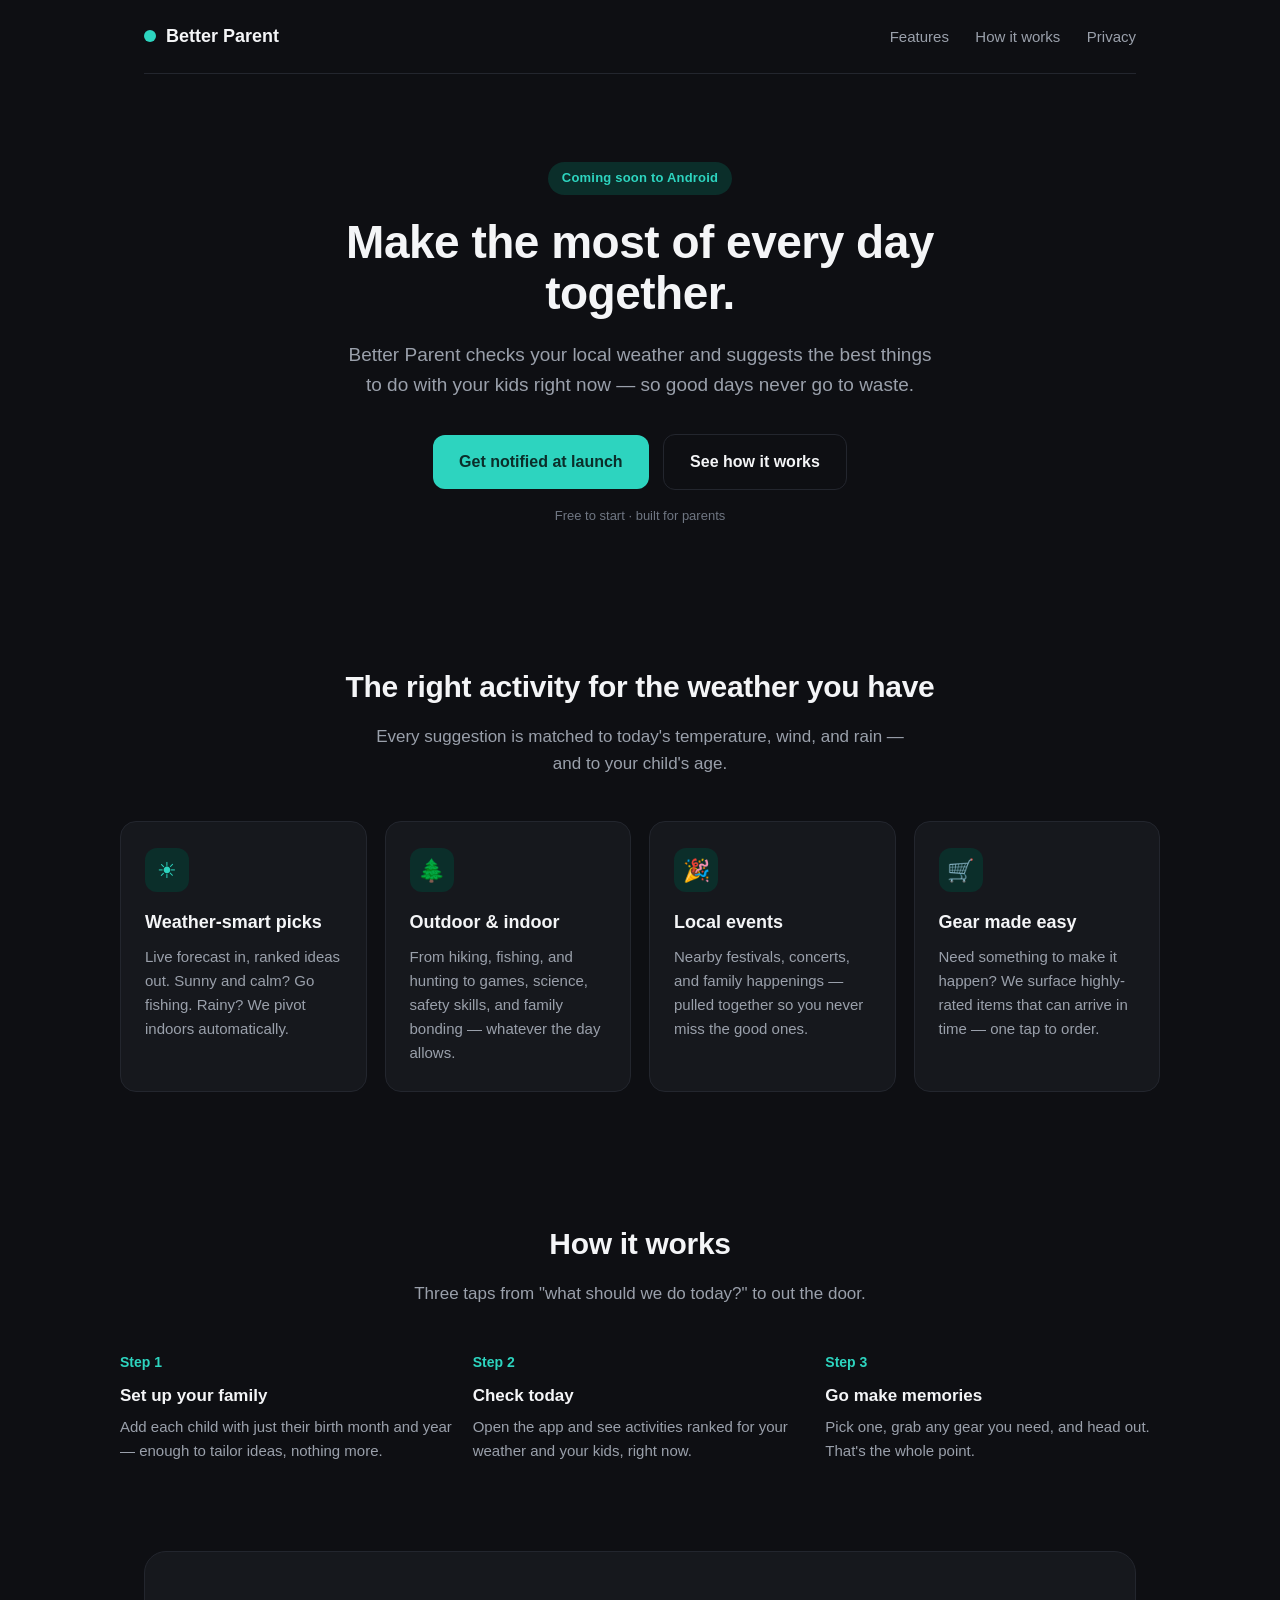
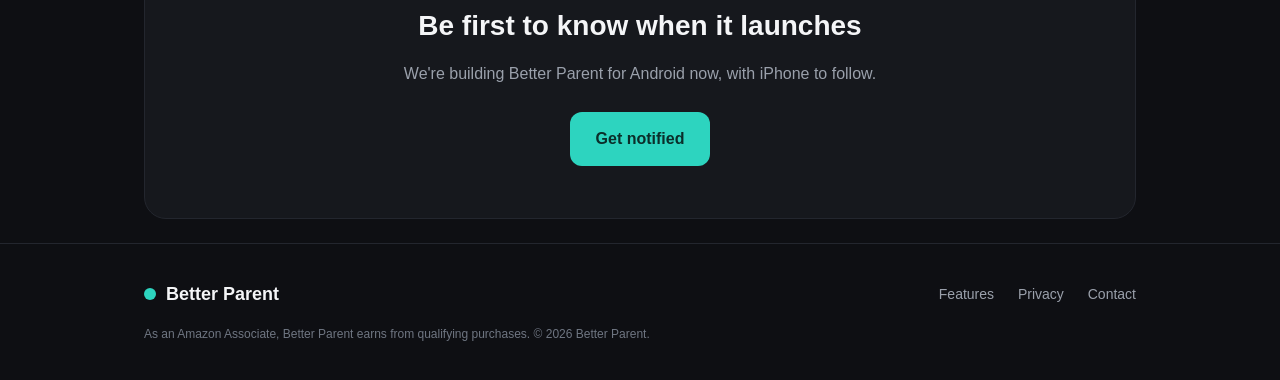
<file: index.html>
<!DOCTYPE html>
<html lang="en">
<head>
  <meta charset="UTF-8" />
  <meta name="viewport" content="width=device-width, initial-scale=1.0" />
  <title>Better Parent — weather-smart family activities</title>
  <meta name="description" content="Better Parent reads your local weather and suggests the best activities for you and your kids — outdoor adventures, indoor fun, and local events — so you can turn time into memories." />
  <link rel="stylesheet" href="styles.css" />
</head>
<body>
  <div class="wrap">
    <nav>
      <div class="brand"><span class="dot"></span> Better Parent</div>
      <div class="links">
        <a href="#features">Features</a>
        <a href="#how">How it works</a>
        <a href="privacy.html">Privacy</a>
      </div>
    </nav>
  </div>

  <header class="hero wrap">
    <span class="eyebrow">Coming soon to Android</span>
    <h1>Make the most of every day together.</h1>
    <p>Better Parent checks your local weather and suggests the best things to do with your kids right now — so good days never go to waste.</p>
    <a class="btn" href="mailto:sethturnbo@gmail.com?subject=Notify%20me%20about%20Better%20Parent">Get notified at launch</a>
    <a class="btn ghost" href="#how">See how it works</a>
    <span class="note">Free to start · built for parents</span>
  </header>

  <section class="section wrap" id="features">
    <h2>The right activity for the weather you have</h2>
    <p class="sub">Every suggestion is matched to today's temperature, wind, and rain — and to your child's age.</p>
    <div class="grid">
      <div class="card">
        <div class="ic">&#9728;</div>
        <h3>Weather-smart picks</h3>
        <p>Live forecast in, ranked ideas out. Sunny and calm? Go fishing. Rainy? We pivot indoors automatically.</p>
      </div>
      <div class="card">
        <div class="ic">&#127794;</div>
        <h3>Outdoor &amp; indoor</h3>
        <p>From hiking, fishing, and hunting to games, science, safety skills, and family bonding — whatever the day allows.</p>
      </div>
      <div class="card">
        <div class="ic">&#127881;</div>
        <h3>Local events</h3>
        <p>Nearby festivals, concerts, and family happenings — pulled together so you never miss the good ones.</p>
      </div>
      <div class="card">
        <div class="ic">&#128722;</div>
        <h3>Gear made easy</h3>
        <p>Need something to make it happen? We surface highly-rated items that can arrive in time — one tap to order.</p>
      </div>
    </div>
  </section>

  <section class="section wrap" id="how">
    <h2>How it works</h2>
    <p class="sub">Three taps from "what should we do today?" to out the door.</p>
    <div class="steps">
      <div class="step">
        <div class="num">Step 1</div>
        <h3>Set up your family</h3>
        <p>Add each child with just their birth month and year — enough to tailor ideas, nothing more.</p>
      </div>
      <div class="step">
        <div class="num">Step 2</div>
        <h3>Check today</h3>
        <p>Open the app and see activities ranked for your weather and your kids, right now.</p>
      </div>
      <div class="step">
        <div class="num">Step 3</div>
        <h3>Go make memories</h3>
        <p>Pick one, grab any gear you need, and head out. That's the whole point.</p>
      </div>
    </div>
  </section>

  <div class="wrap">
    <div class="band">
      <h2>Be first to know when it launches</h2>
      <p>We're building Better Parent for Android now, with iPhone to follow.</p>
      <a class="btn" href="mailto:sethturnbo@gmail.com?subject=Notify%20me%20about%20Better%20Parent">Get notified</a>
    </div>
  </div>

  <footer>
    <div class="wrap">
      <div class="row">
        <div class="brand"><span class="dot"></span> Better Parent</div>
        <div>
          <a href="#features">Features</a>
          <a href="privacy.html">Privacy</a>
          <a href="mailto:sethturnbo@gmail.com">Contact</a>
        </div>
      </div>
      <p class="disc">As an Amazon Associate, Better Parent earns from qualifying purchases. &copy; 2026 Better Parent.</p>
    </div>
  </footer>
</body>
</html>
</file>
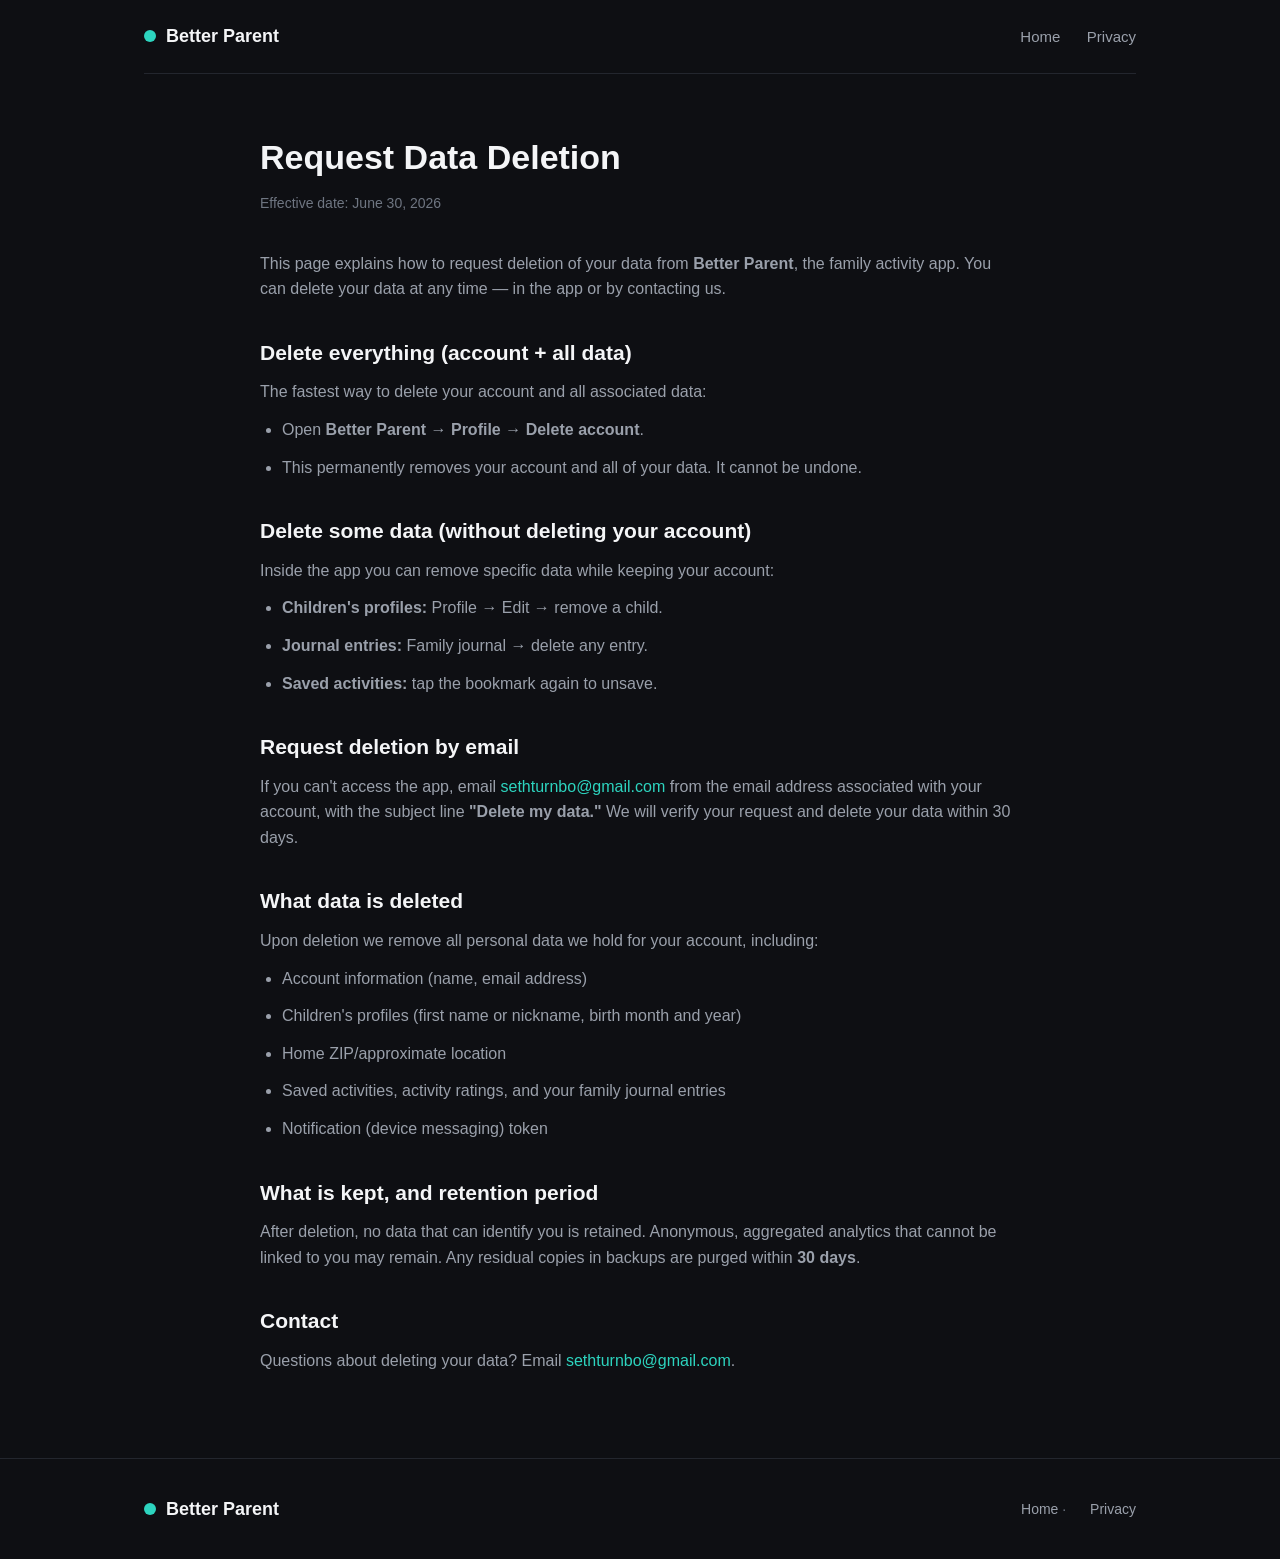
<file: delete-data.html>
<!DOCTYPE html>
<html lang="en">
<head>
  <meta charset="UTF-8" />
  <meta name="viewport" content="width=device-width, initial-scale=1.0" />
  <title>Request Data Deletion — Better Parent</title>
  <meta name="description" content="How to request deletion of your Better Parent account and data." />
  <link rel="stylesheet" href="styles.css" />
</head>
<body>
  <div class="wrap">
    <nav>
      <div class="brand"><a href="index.html" style="color:inherit;display:flex;align-items:center;gap:10px;text-decoration:none;"><span class="dot"></span> Better Parent</a></div>
      <div class="links"><a href="index.html">Home</a> <a href="privacy.html">Privacy</a></div>
    </nav>
  </div>

  <main class="wrap legal">
    <h1>Request Data Deletion</h1>
    <p class="eff">Effective date: June 30, 2026</p>

    <p>This page explains how to request deletion of your data from <strong>Better Parent</strong>, the family activity app. You can delete your data at any time — in the app or by contacting us.</p>

    <h2>Delete everything (account + all data)</h2>
    <p>The fastest way to delete your account and all associated data:</p>
    <ul>
      <li>Open <strong>Better Parent</strong> → <strong>Profile</strong> → <strong>Delete account</strong>.</li>
      <li>This permanently removes your account and all of your data. It cannot be undone.</li>
    </ul>

    <h2>Delete some data (without deleting your account)</h2>
    <p>Inside the app you can remove specific data while keeping your account:</p>
    <ul>
      <li><strong>Children's profiles:</strong> Profile → Edit → remove a child.</li>
      <li><strong>Journal entries:</strong> Family journal → delete any entry.</li>
      <li><strong>Saved activities:</strong> tap the bookmark again to unsave.</li>
    </ul>

    <h2>Request deletion by email</h2>
    <p>If you can't access the app, email <a href="mailto:sethturnbo@gmail.com">sethturnbo@gmail.com</a> from the email address associated with your account, with the subject line <strong>"Delete my data."</strong> We will verify your request and delete your data within 30 days.</p>

    <h2>What data is deleted</h2>
    <p>Upon deletion we remove all personal data we hold for your account, including:</p>
    <ul>
      <li>Account information (name, email address)</li>
      <li>Children's profiles (first name or nickname, birth month and year)</li>
      <li>Home ZIP/approximate location</li>
      <li>Saved activities, activity ratings, and your family journal entries</li>
      <li>Notification (device messaging) token</li>
    </ul>

    <h2>What is kept, and retention period</h2>
    <p>After deletion, no data that can identify you is retained. Anonymous, aggregated analytics that cannot be linked to you may remain. Any residual copies in backups are purged within <strong>30 days</strong>.</p>

    <h2>Contact</h2>
    <p>Questions about deleting your data? Email <a href="mailto:sethturnbo@gmail.com">sethturnbo@gmail.com</a>.</p>
  </main>

  <footer>
    <div class="wrap">
      <div class="row">
        <div class="brand"><span class="dot"></span> Better Parent</div>
        <div><a href="index.html">Home</a> · <a href="privacy.html">Privacy</a></div>
      </div>
    </div>
  </footer>
</body>
</html>
</file>
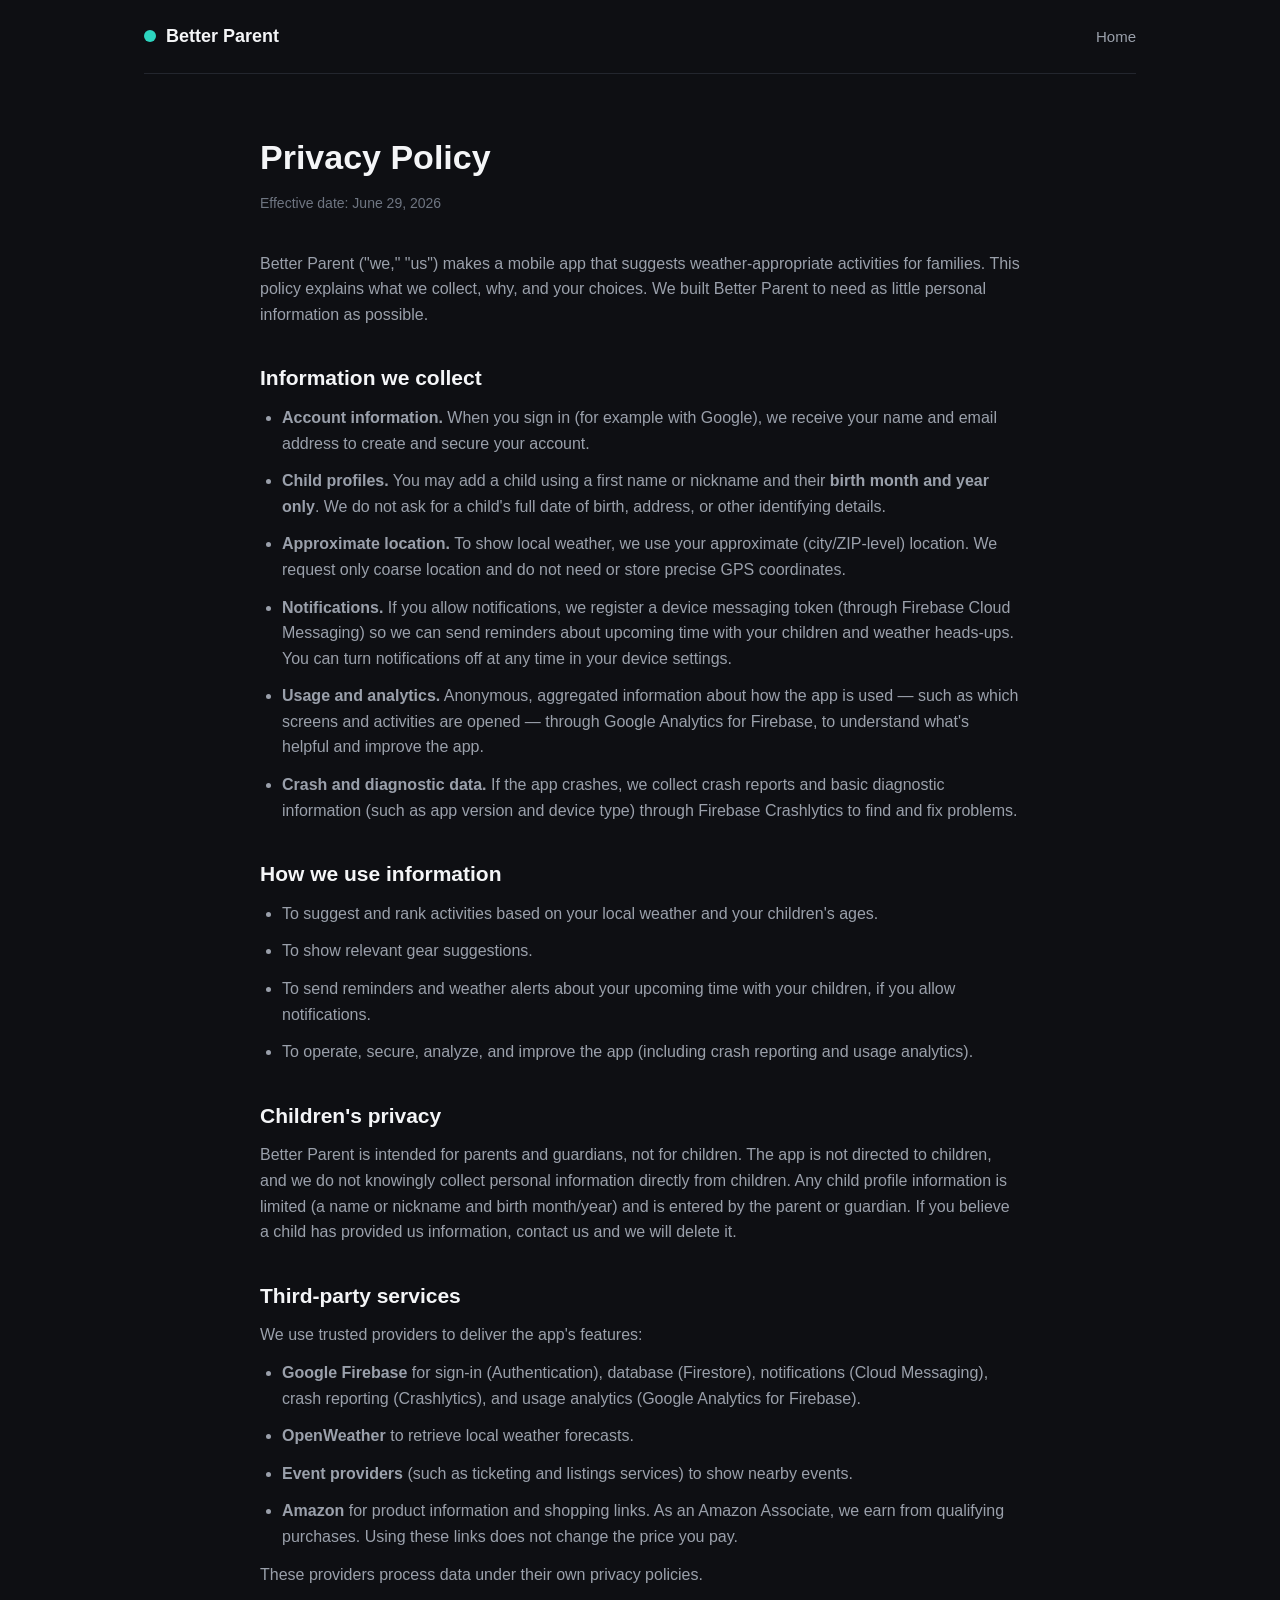
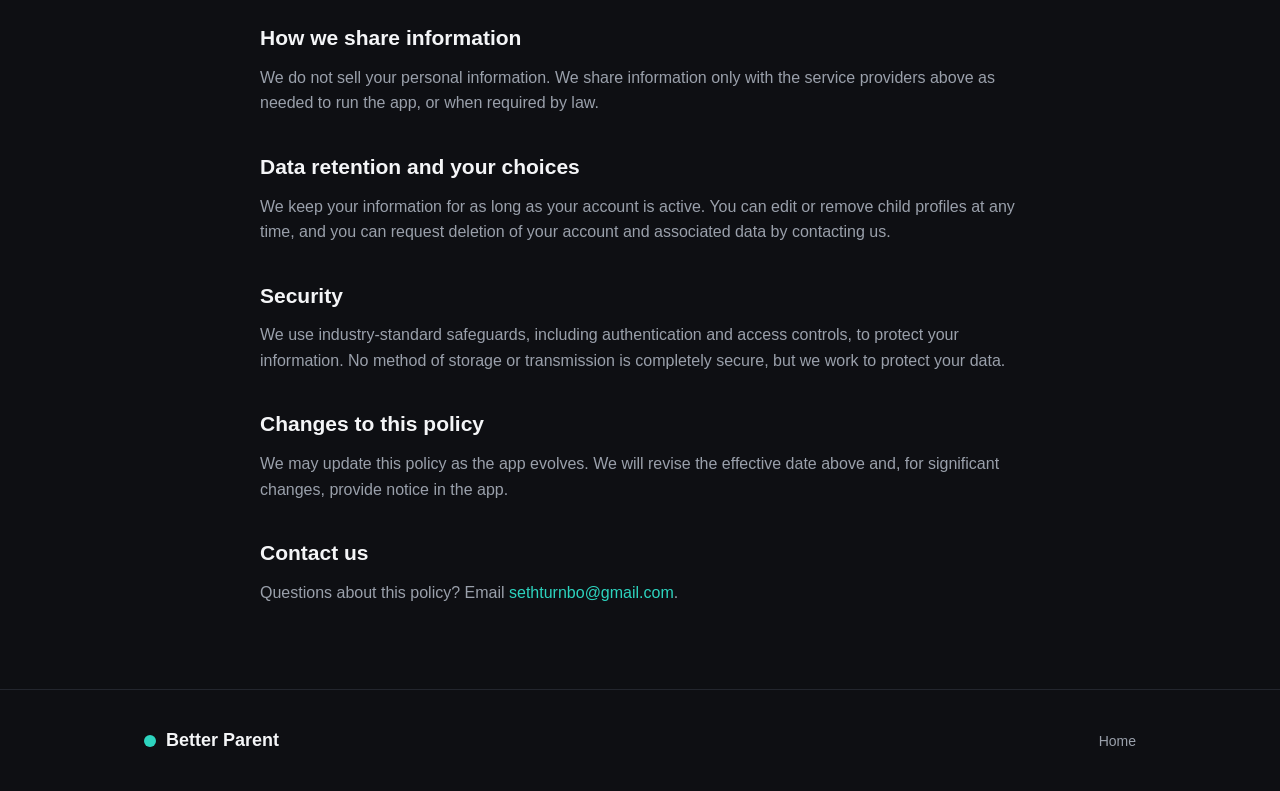
<file: privacy.html>
<!DOCTYPE html>
<html lang="en">
<head>
  <meta charset="UTF-8" />
  <meta name="viewport" content="width=device-width, initial-scale=1.0" />
  <title>Privacy Policy — Better Parent</title>
  <meta name="description" content="How Better Parent collects, uses, and protects your information." />
  <link rel="stylesheet" href="styles.css" />
</head>
<body>
  <div class="wrap">
    <nav>
      <div class="brand"><a href="index.html" style="color:inherit;display:flex;align-items:center;gap:10px;text-decoration:none;"><span class="dot"></span> Better Parent</a></div>
      <div class="links"><a href="index.html">Home</a></div>
    </nav>
  </div>

  <main class="wrap legal">
    <h1>Privacy Policy</h1>
    <p class="eff">Effective date: June 29, 2026</p>

    <p>Better Parent ("we," "us") makes a mobile app that suggests weather-appropriate activities for families. This policy explains what we collect, why, and your choices. We built Better Parent to need as little personal information as possible.</p>

    <h2>Information we collect</h2>
    <ul>
      <li><strong>Account information.</strong> When you sign in (for example with Google), we receive your name and email address to create and secure your account.</li>
      <li><strong>Child profiles.</strong> You may add a child using a first name or nickname and their <strong>birth month and year only</strong>. We do not ask for a child's full date of birth, address, or other identifying details.</li>
      <li><strong>Approximate location.</strong> To show local weather, we use your approximate (city/ZIP-level) location. We request only coarse location and do not need or store precise GPS coordinates.</li>
      <li><strong>Notifications.</strong> If you allow notifications, we register a device messaging token (through Firebase Cloud Messaging) so we can send reminders about upcoming time with your children and weather heads-ups. You can turn notifications off at any time in your device settings.</li>
      <li><strong>Usage and analytics.</strong> Anonymous, aggregated information about how the app is used — such as which screens and activities are opened — through Google Analytics for Firebase, to understand what's helpful and improve the app.</li>
      <li><strong>Crash and diagnostic data.</strong> If the app crashes, we collect crash reports and basic diagnostic information (such as app version and device type) through Firebase Crashlytics to find and fix problems.</li>
    </ul>

    <h2>How we use information</h2>
    <ul>
      <li>To suggest and rank activities based on your local weather and your children's ages.</li>
      <li>To show relevant gear suggestions.</li>
      <li>To send reminders and weather alerts about your upcoming time with your children, if you allow notifications.</li>
      <li>To operate, secure, analyze, and improve the app (including crash reporting and usage analytics).</li>
    </ul>

    <h2>Children's privacy</h2>
    <p>Better Parent is intended for parents and guardians, not for children. The app is not directed to children, and we do not knowingly collect personal information directly from children. Any child profile information is limited (a name or nickname and birth month/year) and is entered by the parent or guardian. If you believe a child has provided us information, contact us and we will delete it.</p>

    <h2>Third-party services</h2>
    <p>We use trusted providers to deliver the app's features:</p>
    <ul>
      <li><strong>Google Firebase</strong> for sign-in (Authentication), database (Firestore), notifications (Cloud Messaging), crash reporting (Crashlytics), and usage analytics (Google Analytics for Firebase).</li>
      <li><strong>OpenWeather</strong> to retrieve local weather forecasts.</li>
      <li><strong>Event providers</strong> (such as ticketing and listings services) to show nearby events.</li>
      <li><strong>Amazon</strong> for product information and shopping links. As an Amazon Associate, we earn from qualifying purchases. Using these links does not change the price you pay.</li>
    </ul>
    <p>These providers process data under their own privacy policies.</p>

    <h2>How we share information</h2>
    <p>We do not sell your personal information. We share information only with the service providers above as needed to run the app, or when required by law.</p>

    <h2>Data retention and your choices</h2>
    <p>We keep your information for as long as your account is active. You can edit or remove child profiles at any time, and you can request deletion of your account and associated data by contacting us.</p>

    <h2>Security</h2>
    <p>We use industry-standard safeguards, including authentication and access controls, to protect your information. No method of storage or transmission is completely secure, but we work to protect your data.</p>

    <h2>Changes to this policy</h2>
    <p>We may update this policy as the app evolves. We will revise the effective date above and, for significant changes, provide notice in the app.</p>

    <h2>Contact us</h2>
    <p>Questions about this policy? Email <a href="mailto:sethturnbo@gmail.com">sethturnbo@gmail.com</a>.</p>
  </main>

  <footer>
    <div class="wrap">
      <div class="row">
        <div class="brand"><span class="dot"></span> Better Parent</div>
        <div><a href="index.html">Home</a></div>
      </div>
    </div>
  </footer>
</body>
</html>
</file>
<file: styles.css>
:root {
  --bg: #0E0F13;
  --surface: #16181D;
  --surface-2: #1C1F26;
  --text: #F4F5F7;
  --muted: #9AA0AB;
  --faint: #6F7682;
  --teal: #2DD4BF;
  --teal-ink: #0B2E2A;
  --border: #23262E;
  --radius: 16px;
  --maxw: 1040px;
}

* { box-sizing: border-box; margin: 0; padding: 0; }

html { scroll-behavior: smooth; }

body {
  background: var(--bg);
  color: var(--text);
  font-family: -apple-system, BlinkMacSystemFont, "Segoe UI", Roboto, Helvetica, Arial, sans-serif;
  line-height: 1.6;
  -webkit-font-smoothing: antialiased;
}

a { color: var(--teal); text-decoration: none; }
a:hover { text-decoration: underline; }

.wrap { max-width: var(--maxw); margin: 0 auto; padding: 0 24px; }

/* Nav */
nav {
  display: flex; align-items: center; justify-content: space-between;
  padding: 22px 0;
  border-bottom: 1px solid var(--border);
}
.brand { display: flex; align-items: center; gap: 10px; font-weight: 600; font-size: 18px; color: var(--text); }
.brand .dot { width: 12px; height: 12px; border-radius: 50%; background: var(--teal); display: inline-block; }
nav .links a { color: var(--muted); margin-left: 22px; font-size: 15px; }
nav .links a:hover { color: var(--text); text-decoration: none; }

/* Hero */
.hero { padding: 88px 0 72px; text-align: center; }
.hero .eyebrow {
  display: inline-block; color: var(--teal); background: var(--teal-ink);
  font-size: 13px; font-weight: 600; padding: 6px 14px; border-radius: 20px; margin-bottom: 22px;
  letter-spacing: 0.2px;
}
.hero h1 { font-size: 46px; line-height: 1.12; font-weight: 600; letter-spacing: -0.5px; max-width: 760px; margin: 0 auto 20px; }
.hero p { font-size: 19px; color: var(--muted); max-width: 600px; margin: 0 auto 34px; }
.btn {
  display: inline-block; background: var(--teal); color: var(--teal-ink);
  font-weight: 600; font-size: 16px; padding: 14px 26px; border-radius: 12px;
}
.btn:hover { text-decoration: none; opacity: 0.92; }
.btn.ghost { background: transparent; color: var(--text); border: 1px solid var(--border); margin-left: 10px; }
.hero .note { display: block; margin-top: 16px; font-size: 13px; color: var(--faint); }

/* Features */
.section { padding: 64px 0; }
.section h2 { font-size: 30px; font-weight: 600; text-align: center; letter-spacing: -0.3px; margin-bottom: 12px; }
.section .sub { text-align: center; color: var(--muted); max-width: 560px; margin: 0 auto 44px; font-size: 17px; }
.grid { display: grid; grid-template-columns: repeat(auto-fit, minmax(230px, 1fr)); gap: 18px; }
.card {
  background: var(--surface); border: 1px solid var(--border); border-radius: var(--radius);
  padding: 26px 24px;
}
.card .ic {
  width: 44px; height: 44px; border-radius: 12px; background: var(--teal-ink); color: var(--teal);
  display: flex; align-items: center; justify-content: center; font-size: 22px; margin-bottom: 16px;
}
.card h3 { font-size: 18px; font-weight: 600; margin-bottom: 8px; }
.card p { color: var(--muted); font-size: 15px; }

/* Steps */
.steps { display: grid; grid-template-columns: repeat(auto-fit, minmax(230px, 1fr)); gap: 18px; }
.step .num { color: var(--teal); font-weight: 600; font-size: 14px; margin-bottom: 8px; }
.step h3 { font-size: 17px; margin-bottom: 6px; }
.step p { color: var(--muted); font-size: 15px; }

/* CTA band */
.band { background: var(--surface); border: 1px solid var(--border); border-radius: 22px; padding: 52px 32px; text-align: center; margin: 24px 0; }
.band h2 { font-size: 28px; font-weight: 600; margin-bottom: 12px; }
.band p { color: var(--muted); margin-bottom: 26px; }

/* Footer */
footer { border-top: 1px solid var(--border); padding: 36px 0; color: var(--faint); font-size: 14px; }
footer .row { display: flex; align-items: center; justify-content: space-between; flex-wrap: wrap; gap: 14px; }
footer a { color: var(--muted); margin-left: 20px; }
footer .disc { margin-top: 16px; font-size: 12px; color: var(--faint); max-width: 720px; }

/* Legal pages */
.legal { padding: 56px 0 72px; max-width: 760px; }
.legal h1 { font-size: 34px; font-weight: 600; margin-bottom: 8px; }
.legal .eff { color: var(--faint); font-size: 14px; margin-bottom: 36px; }
.legal h2 { font-size: 21px; font-weight: 600; margin: 34px 0 10px; }
.legal p, .legal li { color: var(--muted); font-size: 16px; margin-bottom: 12px; }
.legal ul { padding-left: 22px; }
.legal a { color: var(--teal); }

@media (max-width: 640px) {
  .hero h1 { font-size: 34px; }
  .hero p { font-size: 17px; }
  .btn.ghost { margin-left: 0; margin-top: 10px; }
}
</file>
